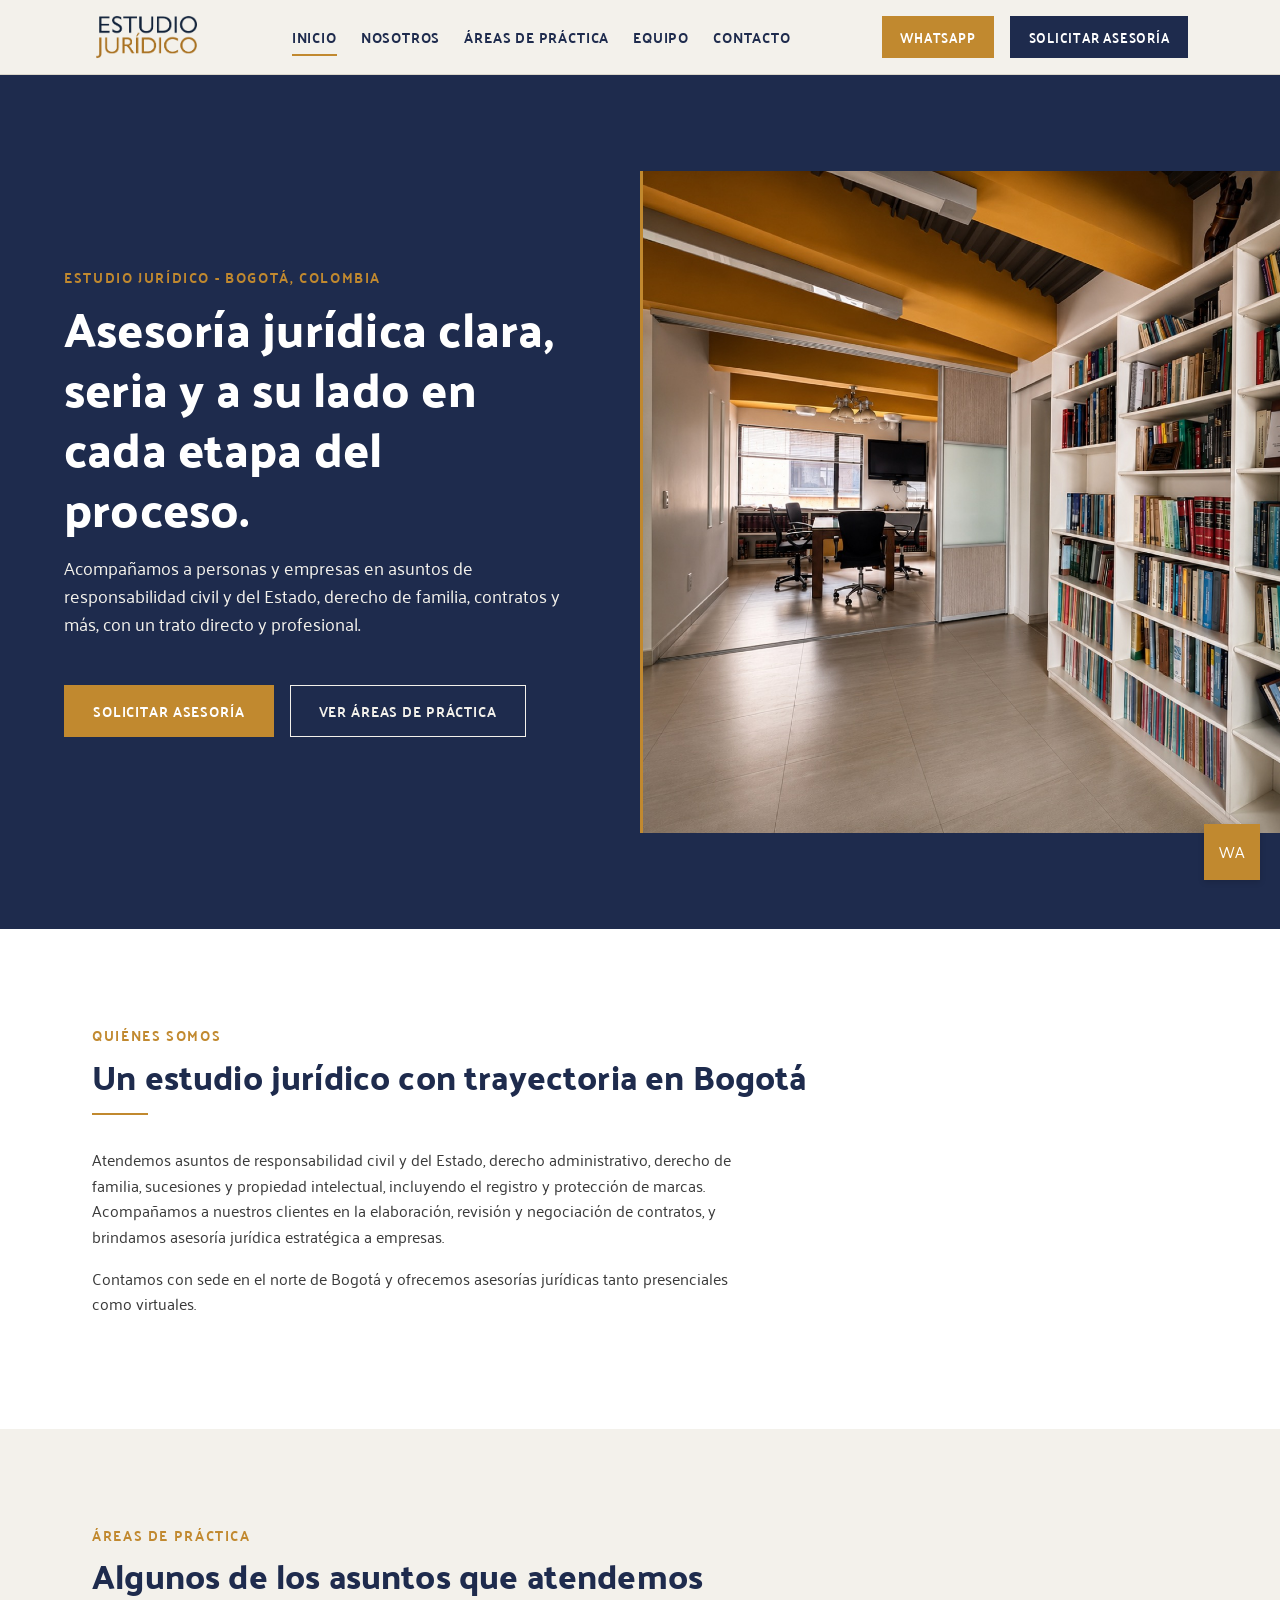
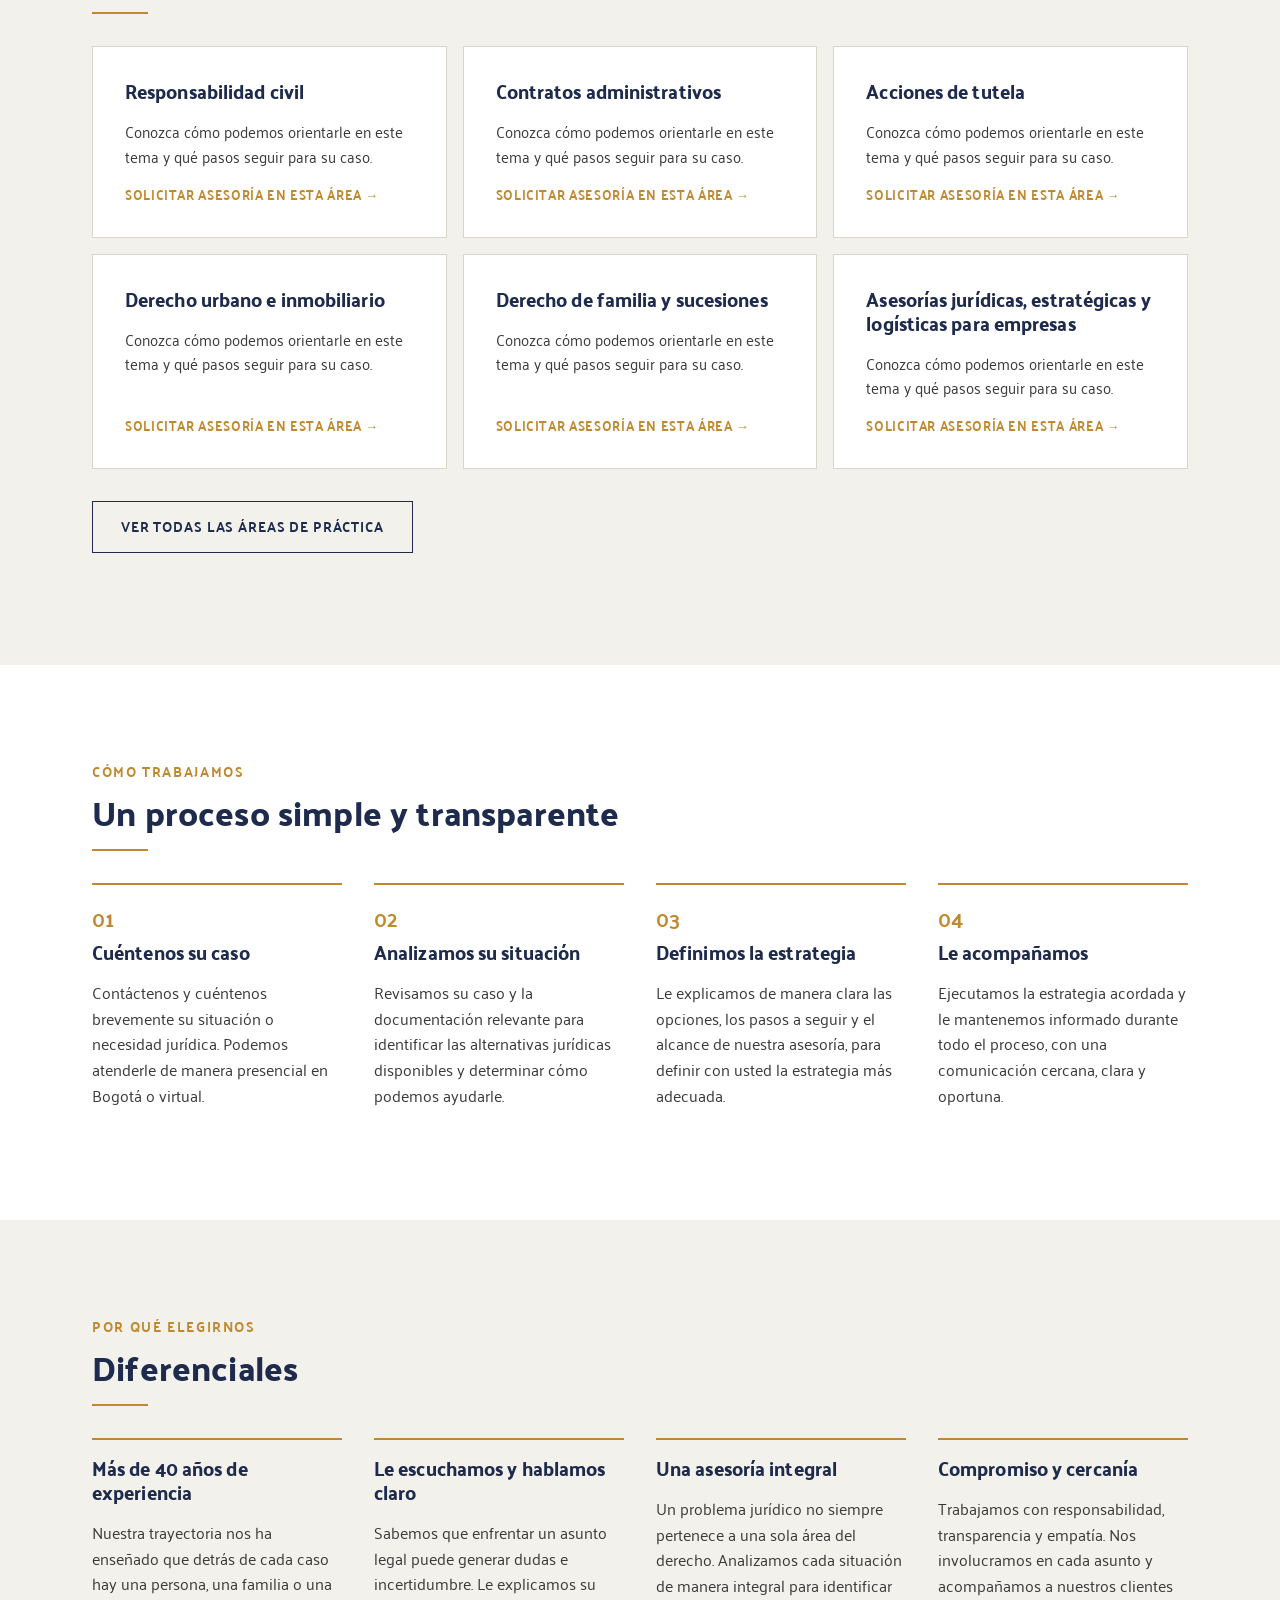
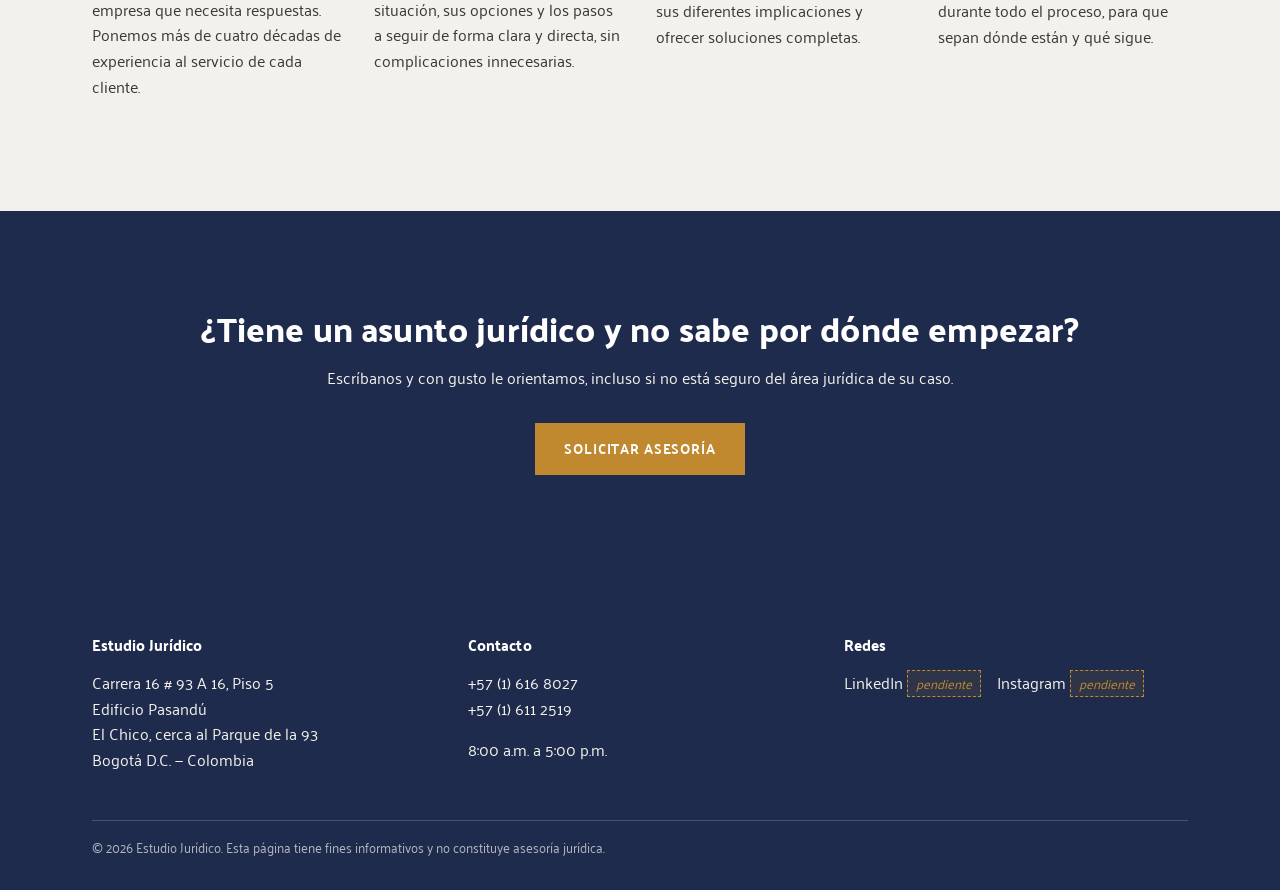
<file: index.html>
<!doctype html>
<html lang="es">
<head>
<meta charset="UTF-8">
<meta name="viewport" content="width=device-width, initial-scale=1">
<title>Asesoría Jurídica en Colombia | Estudio Jurídico</title>
<meta name="description" content="Estudio Jurídico: asesoría jurídica seria y cercana en Bogotá. Daños y perjuicios, responsabilidad civil y del Estado, derecho de familia, contratos, tutelas y más.">
<link rel="icon" type="image/svg+xml" href="assets/img/favicon.svg">
<link rel="preconnect" href="https://fonts.googleapis.com">
<link rel="preconnect" href="https://fonts.gstatic.com" crossorigin>
<link href="https://fonts.googleapis.com/css2?family=Palanquin:wght@400;500;700&family=Palanquin+Dark:wght@400;500;700&display=swap" rel="stylesheet">
<link rel="stylesheet" href="css/styles.css">
</head>
<body>

<header id="site-header" class="site-header"></header>

<main>

  <section class="hero">
    <div class="hero-inner">
      <div class="hero-texto">
        <span class="eyebrow">Estudio Jurídico - Bogotá, Colombia</span>
        <h1>Asesoría jurídica clara, seria y a su lado en cada etapa del proceso.</h1>
        <p>Acompañamos a personas y empresas en asuntos de responsabilidad civil y del Estado, derecho de familia, contratos y más, con un trato directo y profesional.</p>
        <div class="hero-acciones">
          <a class="btn btn-ocre" href="contacto.html">Solicitar asesoría</a>
          <a class="btn btn-secundario" style="border-color:var(--marfil); color:var(--marfil);" href="areas-de-practica.html">Ver áreas de práctica</a>
        </div>
      </div>
      <div class="hero-media">
        <img src="assets/img/oficina.jpg" alt="Biblioteca jurídica y sala de reuniones del Estudio Jurídico en su sede del norte de Bogotá">
      </div>
    </div>
  </section>

  <section class="section-blanco">
    <div class="container">
      <span class="eyebrow">Quiénes somos</span>
      <h2>Un estudio jurídico con trayectoria en Bogotá</h2>
      <hr class="rule">
      <p>Atendemos asuntos de responsabilidad civil y del Estado, derecho administrativo, derecho de familia, sucesiones y propiedad intelectual, incluyendo el registro y protección de marcas. Acompañamos a nuestros clientes en la elaboración, revisión y negociación de contratos, y brindamos asesoría jurídica estratégica a empresas.</p>
      <p>Contamos con sede en el norte de Bogotá y ofrecemos asesorías jurídicas tanto presenciales como virtuales.</p>
    </div>
  </section>

  <section class="section-marfil">
    <div class="container">
      <span class="eyebrow">Áreas de práctica</span>
      <h2>Algunos de los asuntos que atendemos</h2>
      <hr class="rule">
      <div class="grid-areas" id="areas-destacadas-grid"></div>
      <p class="mt-md"><a class="btn btn-secundario" href="areas-de-practica.html">Ver todas las áreas de práctica</a></p>
    </div>
  </section>

  <section class="section-blanco">
    <div class="container">
      <span class="eyebrow">Cómo trabajamos</span>
      <h2>Un proceso simple y transparente</h2>
      <hr class="rule">
      <div class="pasos">
        <div class="paso">
          <span class="paso-numero">01</span>
          <h3>Cuéntenos su caso</h3>
          <p>Contáctenos y cuéntenos brevemente su situación o necesidad jurídica. Podemos atenderle de manera presencial en Bogotá o virtual.</p>
        </div>
        <div class="paso">
          <span class="paso-numero">02</span>
          <h3>Analizamos su situación</h3>
          <p>Revisamos su caso y la documentación relevante para identificar las alternativas jurídicas disponibles y determinar cómo podemos ayudarle.</p>
        </div>
        <div class="paso">
          <span class="paso-numero">03</span>
          <h3>Definimos la estrategia</h3>
          <p>Le explicamos de manera clara las opciones, los pasos a seguir y el alcance de nuestra asesoría, para definir con usted la estrategia más adecuada.</p>
        </div>
        <div class="paso">
          <span class="paso-numero">04</span>
          <h3>Le acompañamos</h3>
          <p>Ejecutamos la estrategia acordada y le mantenemos informado durante todo el proceso, con una comunicación cercana, clara y oportuna.</p>
        </div>
      </div>
    </div>
  </section>

  <section class="section-marfil">
    <div class="container">
      <span class="eyebrow">Por qué elegirnos</span>
      <h2>Diferenciales</h2>
      <hr class="rule">
      <div class="pasos">
        <div class="paso">
          <h3>Más de 40 años de experiencia</h3>
          <p>Nuestra trayectoria nos ha enseñado que detrás de cada caso hay una persona, una familia o una empresa que necesita respuestas. Ponemos más de cuatro décadas de experiencia al servicio de cada cliente.</p>
        </div>
        <div class="paso">
          <h3>Le escuchamos y hablamos claro</h3>
          <p>Sabemos que enfrentar un asunto legal puede generar dudas e incertidumbre. Le explicamos su situación, sus opciones y los pasos a seguir de forma clara y directa, sin complicaciones innecesarias.</p>
        </div>
        <div class="paso">
          <h3>Una asesoría integral</h3>
          <p>Un problema jurídico no siempre pertenece a una sola área del derecho. Analizamos cada situación de manera integral para identificar sus diferentes implicaciones y ofrecer soluciones completas.</p>
        </div>
        <div class="paso">
          <h3>Compromiso y cercanía</h3>
          <p>Trabajamos con responsabilidad, transparencia y empatía. Nos involucramos en cada asunto y acompañamos a nuestros clientes durante todo el proceso, para que sepan dónde están y qué sigue.</p>
        </div>
      </div>
    </div>
  </section>

  <section class="section-navy utilidad-centro">
    <div class="container">
      <h2>¿Tiene un asunto jurídico y no sabe por dónde empezar?</h2>
      <p style="margin:0 auto var(--space-md);">Escríbanos y con gusto le orientamos, incluso si no está seguro del área jurídica de su caso.</p>
      <a class="btn btn-ocre" href="contacto.html">Solicitar asesoría</a>
    </div>
  </section>

</main>

<footer id="site-footer" class="site-footer"></footer>
<div id="whatsapp-flotante"></div>

<script src="js/data/site.js"></script>
<script src="js/data/areas.js"></script>
<script src="js/data/equipo.js"></script>
<script src="js/data/contacto.js"></script>
<script src="js/main.js"></script>
</body>
</html>
</file>
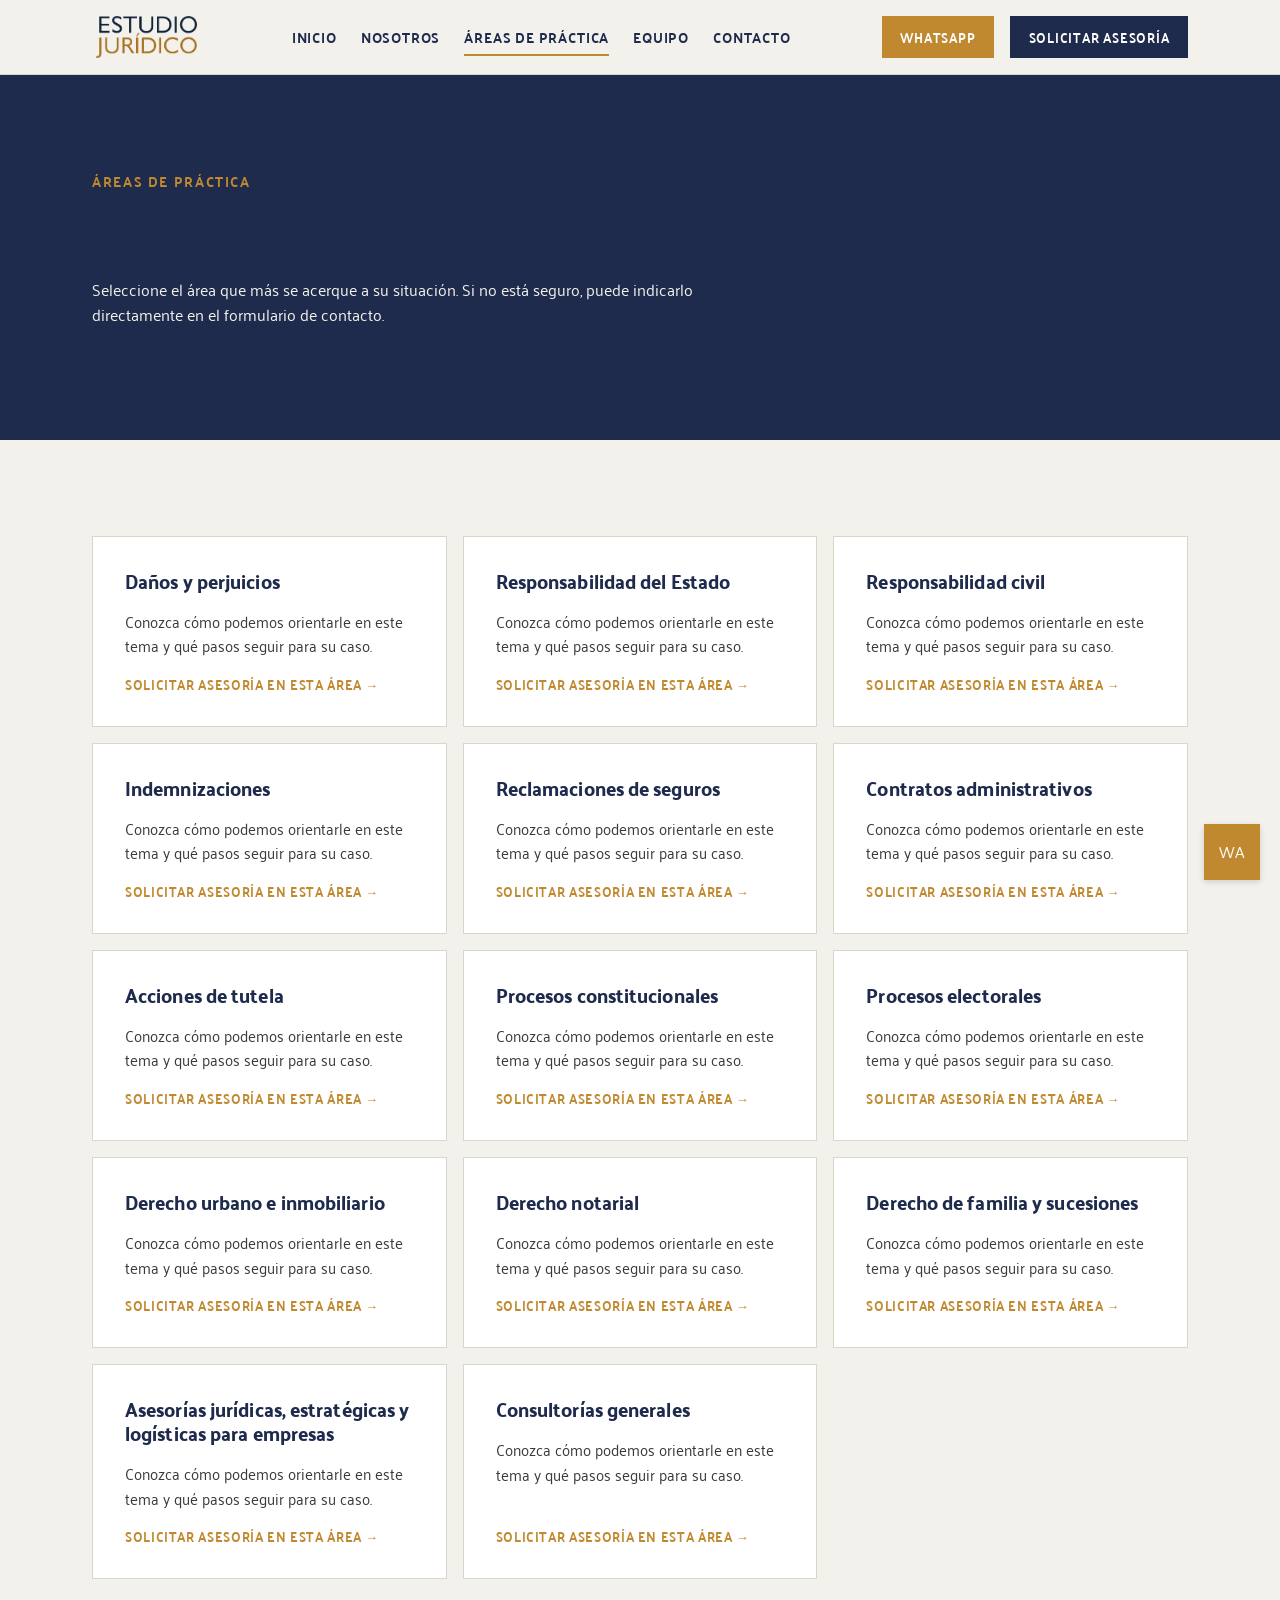
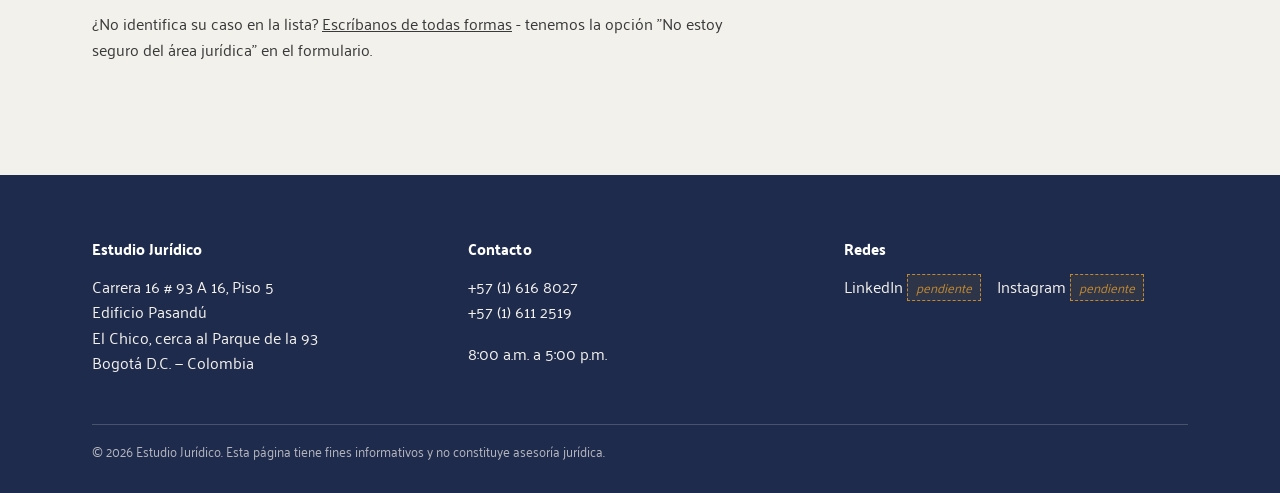
<file: areas-de-practica.html>
<!doctype html>
<html lang="es">
<head>
<meta charset="UTF-8">
<meta name="viewport" content="width=device-width, initial-scale=1">
<title>Áreas de práctica - Estudio Jurídico</title>
<meta name="description" content="Áreas de práctica de Estudio Jurídico: responsabilidad civil y del Estado, contratos administrativos, tutelas, derecho de familia, derecho notarial y más.">
<link rel="icon" type="image/svg+xml" href="assets/img/favicon.svg">
<link rel="preconnect" href="https://fonts.googleapis.com">
<link rel="preconnect" href="https://fonts.gstatic.com" crossorigin>
<link href="https://fonts.googleapis.com/css2?family=Palanquin:wght@400;500;700&family=Palanquin+Dark:wght@400;500;700&display=swap" rel="stylesheet">
<link rel="stylesheet" href="css/styles.css">
</head>
<body>

<header id="site-header" class="site-header"></header>

<main>

  <section class="hero">
    <div class="container">
      <span class="eyebrow">Áreas de práctica</span>
      <h1>En qué le podemos ayudar</h1>
      <p>Seleccione el área que más se acerque a su situación. Si no está seguro, puede indicarlo directamente en el formulario de contacto.</p>
    </div>
  </section>

  <section class="section-marfil">
    <div class="container">
      <div class="grid-areas" id="areas-grid"></div>
      <p class="mt-md">¿No identifica su caso en la lista? <a href="contacto.html">Escríbanos de todas formas</a> - tenemos la opción "No estoy seguro del área jurídica" en el formulario.</p>
    </div>
  </section>

</main>

<footer id="site-footer" class="site-footer"></footer>
<div id="whatsapp-flotante"></div>

<script src="js/data/site.js"></script>
<script src="js/data/areas.js"></script>
<script src="js/data/equipo.js"></script>
<script src="js/data/contacto.js"></script>
<script src="js/main.js"></script>
</body>
</html>
</file>
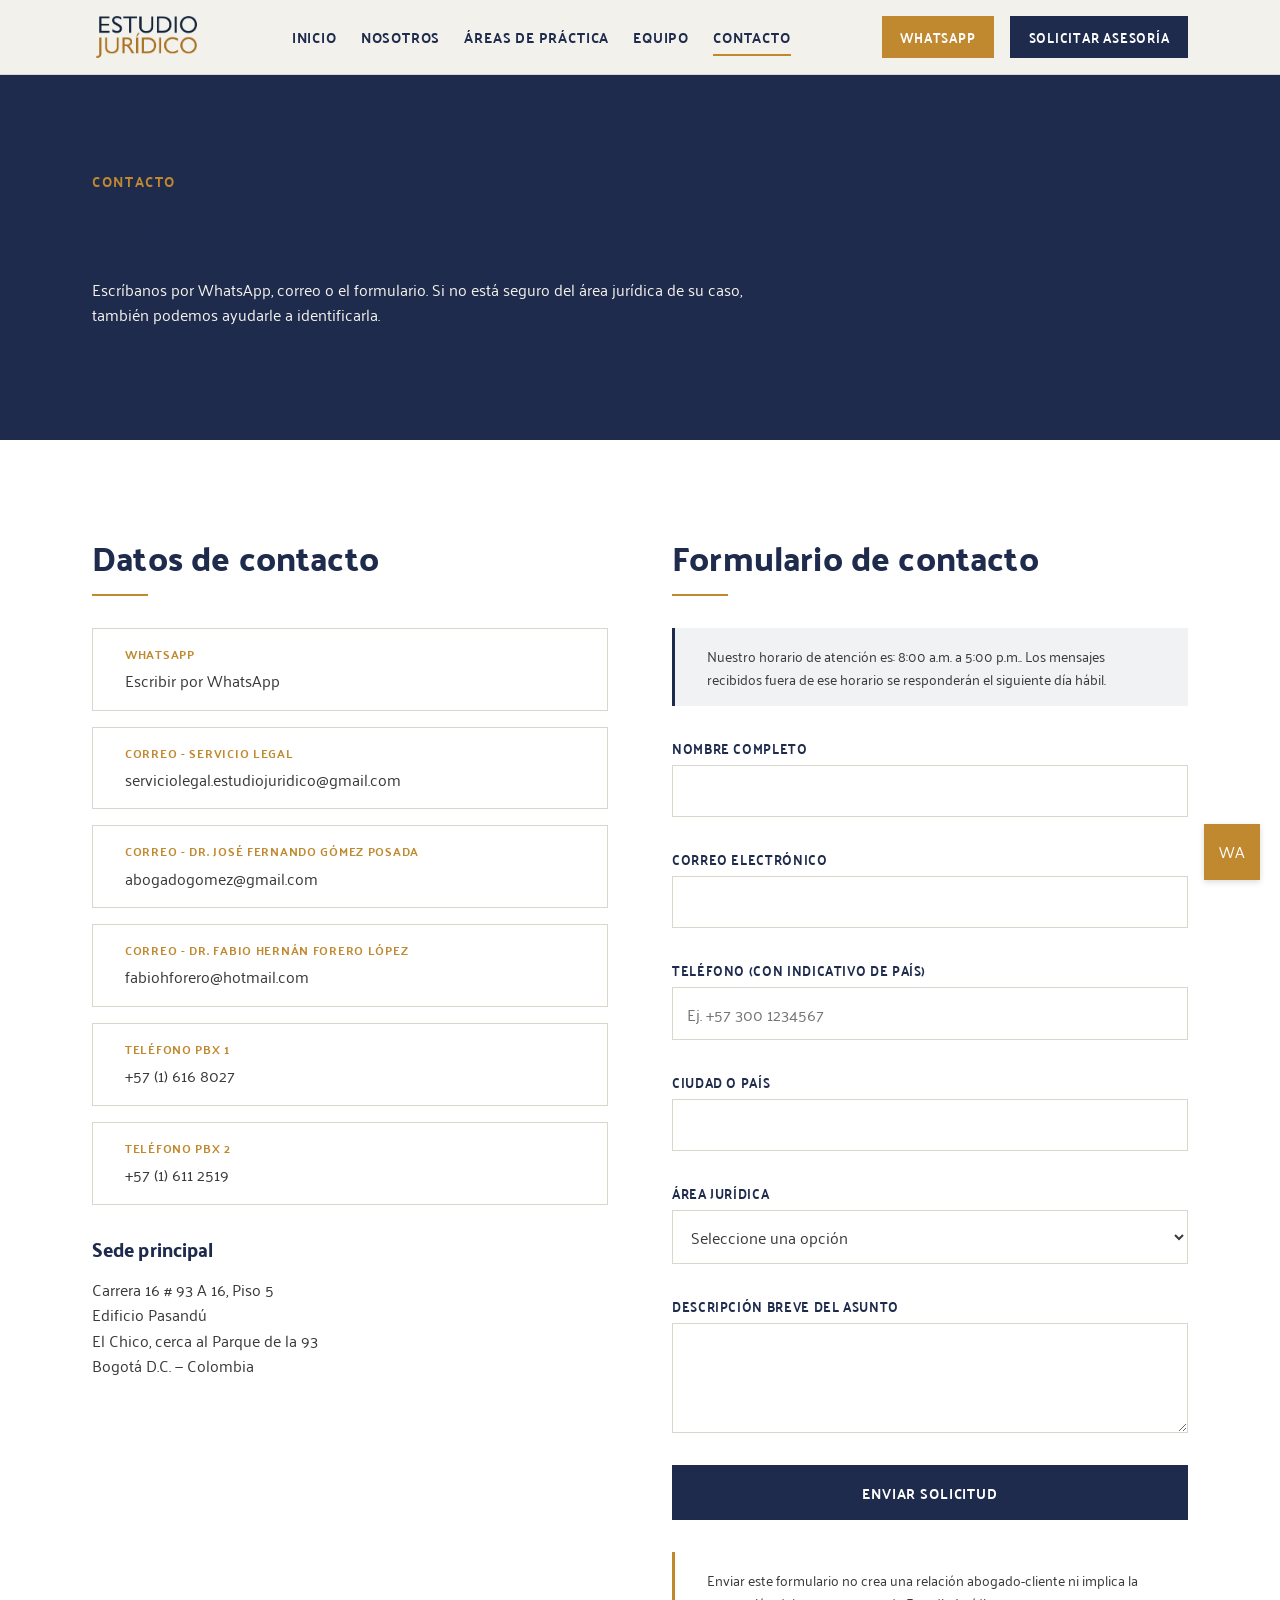
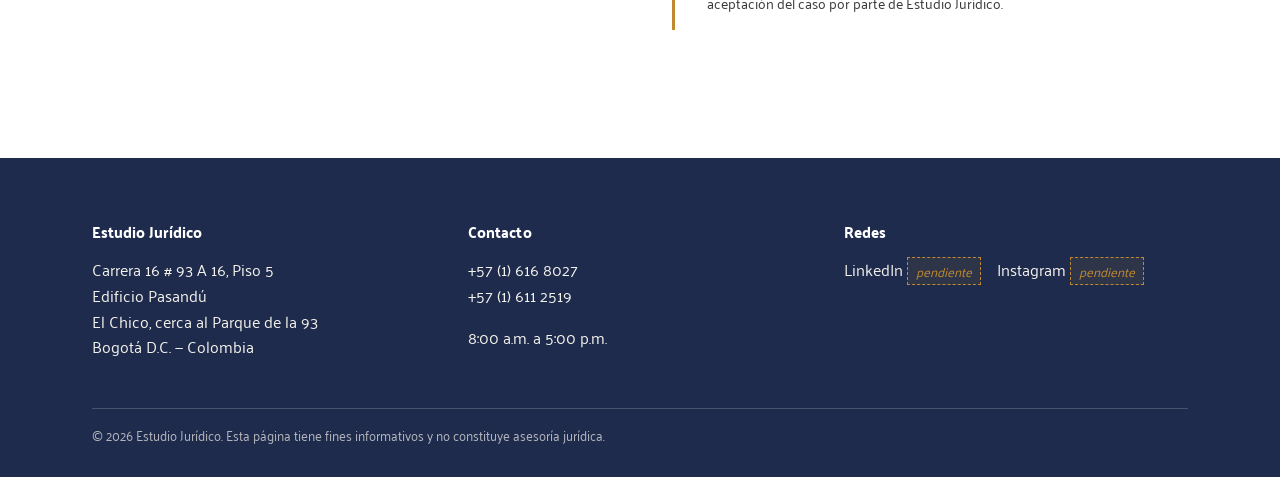
<file: contacto.html>
<!doctype html>
<html lang="es">
<head>
<meta charset="UTF-8">
<meta name="viewport" content="width=device-width, initial-scale=1">
<title>Contacto - Estudio Jurídico</title>
<meta name="description" content="Solicite asesoría jurídica con Estudio Jurídico: WhatsApp, correo, teléfono o formulario de contacto.">
<link rel="icon" type="image/svg+xml" href="assets/img/favicon.svg">
<link rel="preconnect" href="https://fonts.googleapis.com">
<link rel="preconnect" href="https://fonts.gstatic.com" crossorigin>
<link href="https://fonts.googleapis.com/css2?family=Palanquin:wght@400;500;700&family=Palanquin+Dark:wght@400;500;700&display=swap" rel="stylesheet">
<link rel="stylesheet" href="css/styles.css">
</head>
<body>

<header id="site-header" class="site-header"></header>

<main>

  <section class="hero">
    <div class="container">
      <span class="eyebrow">Contacto</span>
      <h1>Solicite asesoría jurídica</h1>
      <p>Escríbanos por WhatsApp, correo o el formulario. Si no está seguro del área jurídica de su caso, también podemos ayudarle a identificarla.</p>
    </div>
  </section>

  <section class="section-blanco">
    <div class="container">
      <div class="contacto-grid">

        <div>
          <h2>Datos de contacto</h2>
          <hr class="rule">
          <ul class="contacto-directo-lista" id="contacto-directo-lista"></ul>

          <h3>Sede principal</h3>
          <p id="contacto-direccion"></p>
        </div>

        <div>
          <h2>Formulario de contacto</h2>
          <hr class="rule">

          <div class="aviso-horario">
            <span id="aviso-horario-texto"></span>
          </div>

          <form id="form-contacto" novalidate>

            <div class="form-campo">
              <label for="campo-nombre">Nombre completo</label>
              <input type="text" id="campo-nombre" name="nombre" required autocomplete="name">
              <span class="form-error">Por favor escriba su nombre.</span>
            </div>

            <div class="form-campo">
              <label for="campo-email">Correo electrónico</label>
              <input type="email" id="campo-email" name="email" required autocomplete="email">
              <span class="form-error">Escriba un correo electrónico válido.</span>
            </div>

            <div class="form-campo">
              <label for="campo-telefono">Teléfono (con indicativo de país)</label>
              <input type="tel" id="campo-telefono" name="telefono" placeholder="Ej. +57 300 1234567" required autocomplete="tel">
              <span class="form-error">Escriba un número de teléfono válido, con indicativo de país.</span>
            </div>

            <div class="form-campo">
              <label for="campo-ciudad">Ciudad o país</label>
              <input type="text" id="campo-ciudad" name="ciudad" required autocomplete="address-level2">
              <span class="form-error">Indique su ciudad o país.</span>
            </div>

            <div class="form-campo">
              <label for="campo-area">Área jurídica</label>
              <select id="campo-area" name="area" required>
                <option value="" disabled selected>Seleccione una opción</option>
              </select>
              <span class="form-error">Seleccione un área o "No estoy seguro del área jurídica".</span>
            </div>

            <div class="form-campo">
              <label for="campo-descripcion">Descripción breve del asunto</label>
              <textarea id="campo-descripcion" name="descripcion" required></textarea>
              <span class="form-error">Cuéntenos brevemente su situación.</span>
            </div>

            <button type="submit" class="btn btn-primario btn-block">Enviar solicitud</button>

            <div class="aviso-legal mt-md">
              Enviar este formulario no crea una relación abogado-cliente ni implica la aceptación del caso por parte de Estudio Jurídico.
            </div>

            <div class="form-mensaje" id="form-mensaje"></div>
          </form>
        </div>

      </div>
    </div>
  </section>

</main>

<footer id="site-footer" class="site-footer"></footer>
<div id="whatsapp-flotante"></div>

<script src="js/data/site.js"></script>
<script src="js/data/areas.js"></script>
<script src="js/data/equipo.js"></script>
<script src="js/data/contacto.js"></script>
<script src="js/main.js"></script>
<script>
  document.addEventListener("DOMContentLoaded", function () {
    document.getElementById("contacto-direccion").innerHTML = CONTACTO.direccion.lineas.map(escapeHtml).join("<br>");

    const lista = document.getElementById("contacto-directo-lista");
    let html = "";

    html += '<li class="contacto-directo-item"><span class="label">WhatsApp</span>' +
      renderWhatsappBoton("", "Escribir por WhatsApp") + "</li>";

    CONTACTO.correos.forEach(function (c) {
      html += '<li class="contacto-directo-item"><span class="label">Correo - ' + escapeHtml(c.nombre) + '</span>' +
        '<a href="mailto:' + escapeHtml(c.correo) + '">' + escapeHtml(c.correo) + "</a></li>";
    });

    CONTACTO.telefonosPBX.forEach(function (t, i) {
      html += '<li class="contacto-directo-item"><span class="label">Teléfono PBX ' + (i + 1) + '</span>' +
        '<a href="tel:' + t.replace(/[^+\d]/g, "") + '">' + escapeHtml(t) + "</a></li>";
    });

    lista.innerHTML = html;
  });
</script>
</body>
</html>
</file>
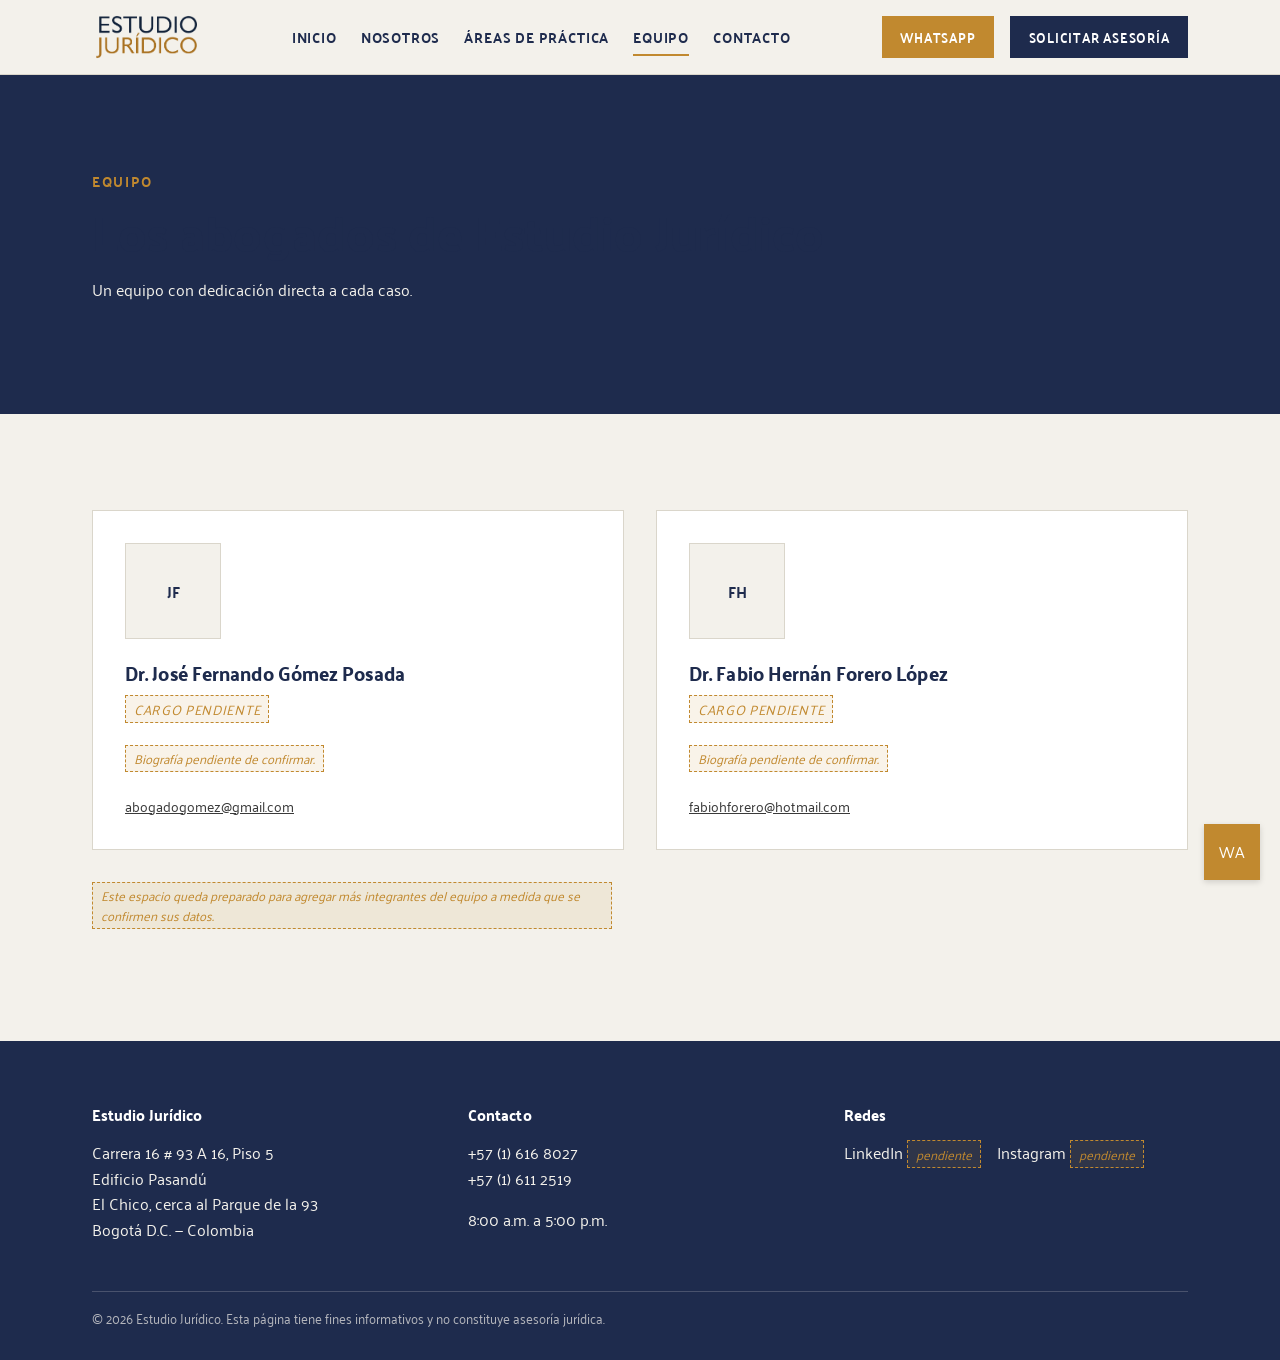
<file: equipo.html>
<!doctype html>
<html lang="es">
<head>
<meta charset="UTF-8">
<meta name="viewport" content="width=device-width, initial-scale=1">
<title>Equipo - Estudio Jurídico</title>
<meta name="description" content="Conozca a los abogados de Estudio Jurídico en Bogotá.">
<link rel="icon" type="image/svg+xml" href="assets/img/favicon.svg">
<link rel="preconnect" href="https://fonts.googleapis.com">
<link rel="preconnect" href="https://fonts.gstatic.com" crossorigin>
<link href="https://fonts.googleapis.com/css2?family=Palanquin:wght@400;500;700&family=Palanquin+Dark:wght@400;500;700&display=swap" rel="stylesheet">
<link rel="stylesheet" href="css/styles.css">
</head>
<body>

<header id="site-header" class="site-header"></header>

<main>

  <section class="hero">
    <div class="container">
      <span class="eyebrow">Equipo</span>
      <h1>Los abogados de Estudio Jurídico</h1>
      <p>Un equipo con dedicación directa a cada caso.</p>
    </div>
  </section>

  <section class="section-marfil">
    <div class="container">
      <div class="grid-equipo" id="equipo-grid"></div>
      <p class="mt-md pendiente">Este espacio queda preparado para agregar más integrantes del equipo a medida que se confirmen sus datos.</p>
    </div>
  </section>

</main>

<footer id="site-footer" class="site-footer"></footer>
<div id="whatsapp-flotante"></div>

<script src="js/data/site.js"></script>
<script src="js/data/areas.js"></script>
<script src="js/data/equipo.js"></script>
<script src="js/data/contacto.js"></script>
<script src="js/main.js"></script>
</body>
</html>
</file>
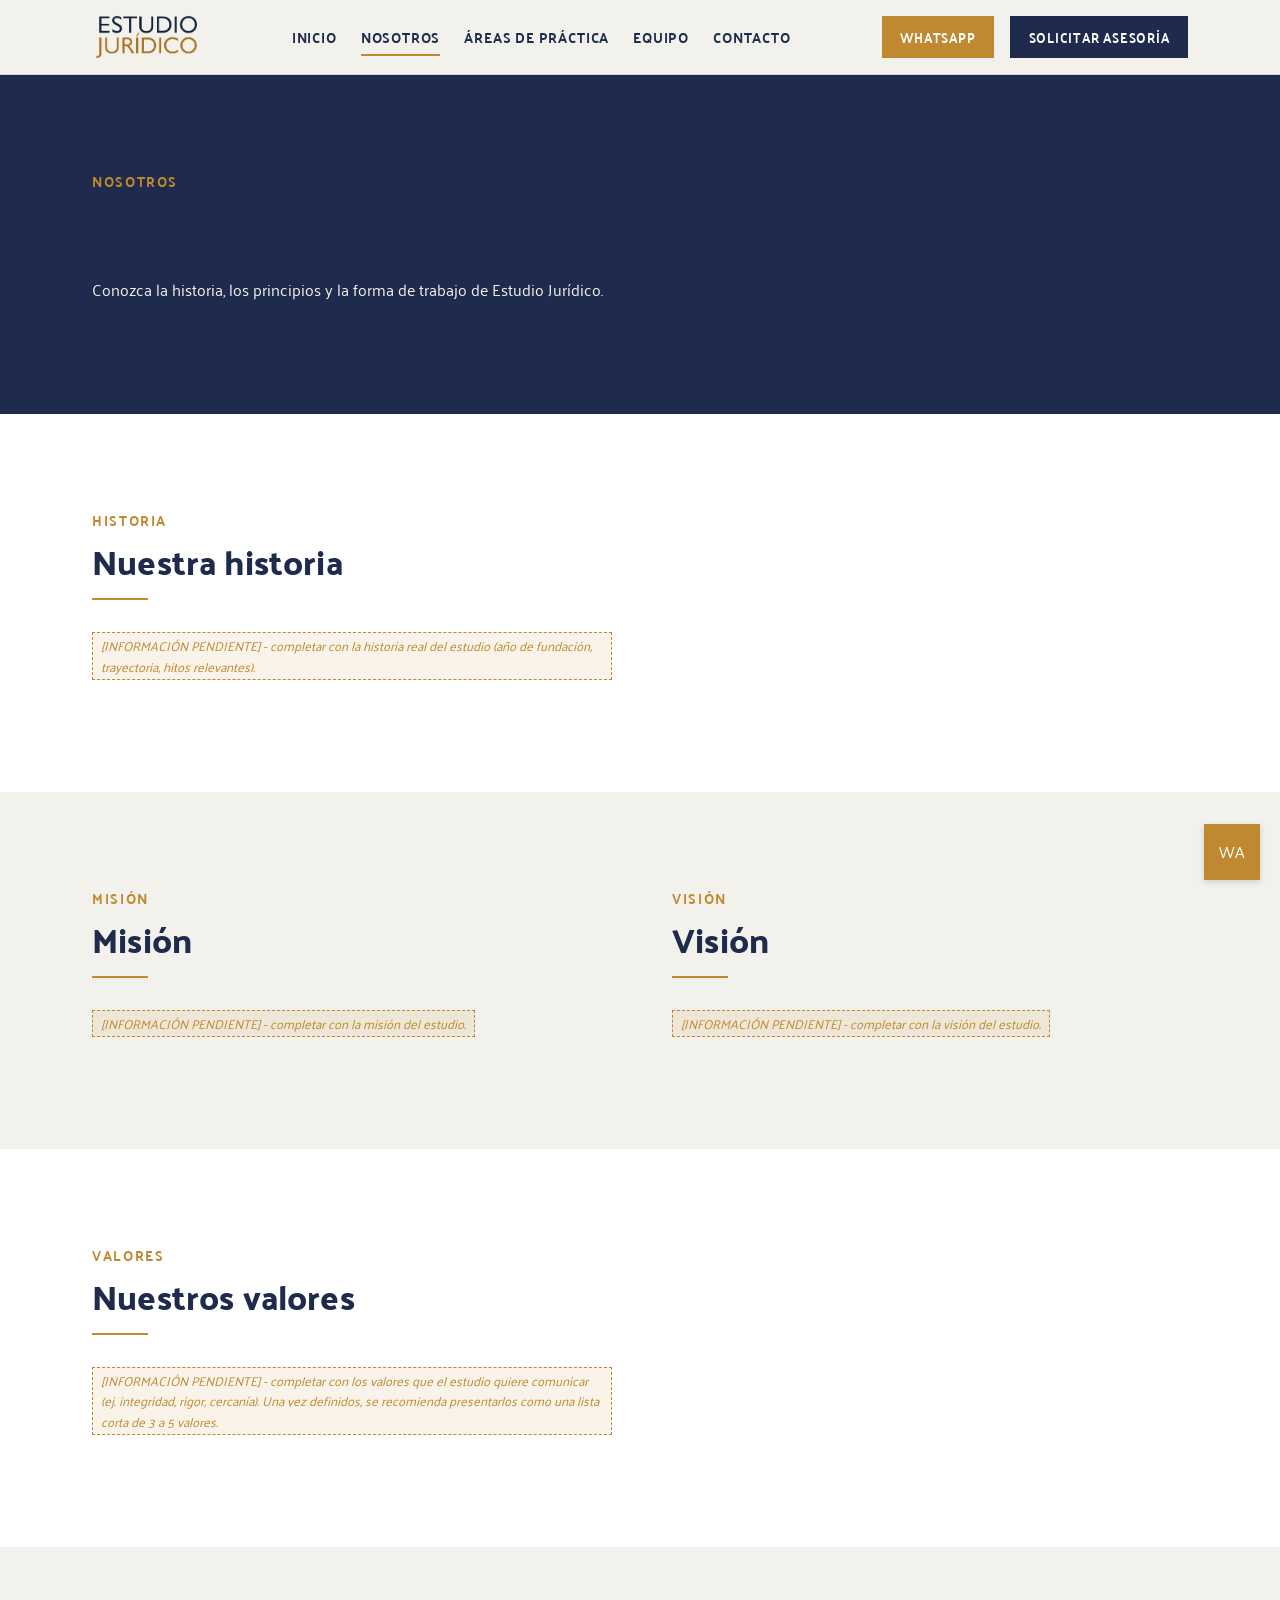
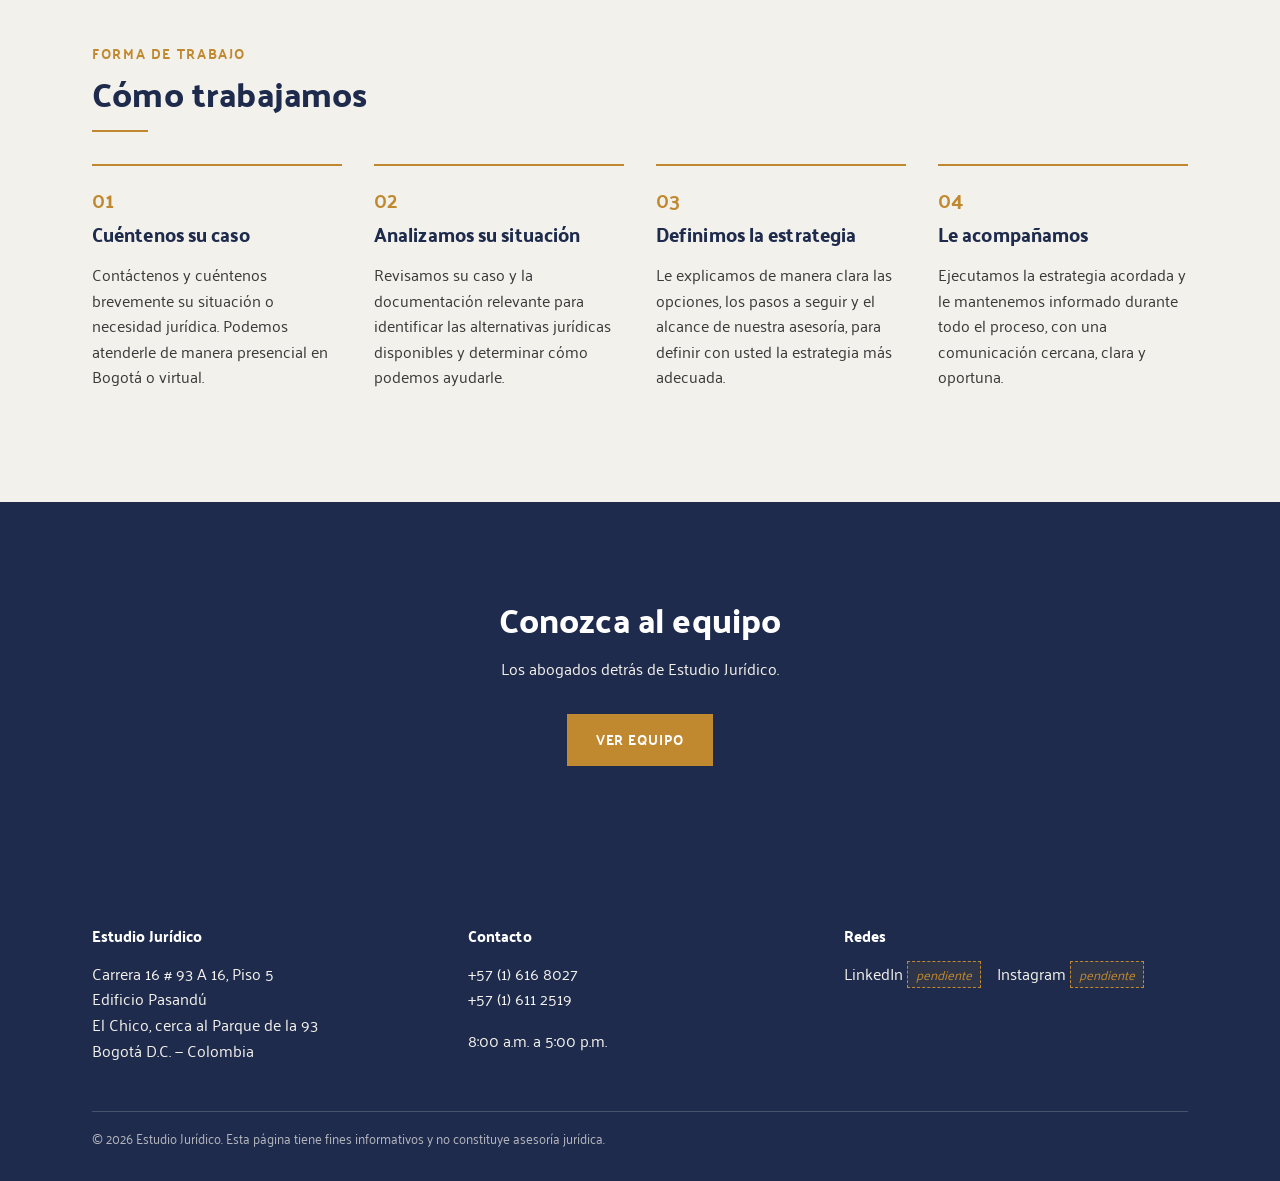
<file: nosotros.html>
<!doctype html>
<html lang="es">
<head>
<meta charset="UTF-8">
<meta name="viewport" content="width=device-width, initial-scale=1">
<title>Nosotros - Estudio Jurídico</title>
<meta name="description" content="Historia, misión, visión, valores y forma de trabajo de Estudio Jurídico en Bogotá.">
<link rel="icon" type="image/svg+xml" href="assets/img/favicon.svg">
<link rel="preconnect" href="https://fonts.googleapis.com">
<link rel="preconnect" href="https://fonts.gstatic.com" crossorigin>
<link href="https://fonts.googleapis.com/css2?family=Palanquin:wght@400;500;700&family=Palanquin+Dark:wght@400;500;700&display=swap" rel="stylesheet">
<link rel="stylesheet" href="css/styles.css">
</head>
<body>

<header id="site-header" class="site-header"></header>

<main>

  <section class="hero">
    <div class="container">
      <span class="eyebrow">Nosotros</span>
      <h1>Quiénes somos</h1>
      <p>Conozca la historia, los principios y la forma de trabajo de Estudio Jurídico.</p>
    </div>
  </section>

  <section class="section-blanco">
    <div class="container">
      <span class="eyebrow">Historia</span>
      <h2>Nuestra historia</h2>
      <hr class="rule">
      <p class="pendiente">[INFORMACIÓN PENDIENTE] - completar con la historia real del estudio (año de fundación, trayectoria, hitos relevantes).</p>
    </div>
  </section>

  <section class="section-marfil">
    <div class="container">
      <div class="contacto-grid">
        <div>
          <span class="eyebrow">Misión</span>
          <h2>Misión</h2>
          <hr class="rule">
          <p class="pendiente">[INFORMACIÓN PENDIENTE] - completar con la misión del estudio.</p>
        </div>
        <div>
          <span class="eyebrow">Visión</span>
          <h2>Visión</h2>
          <hr class="rule">
          <p class="pendiente">[INFORMACIÓN PENDIENTE] - completar con la visión del estudio.</p>
        </div>
      </div>
    </div>
  </section>

  <section class="section-blanco">
    <div class="container">
      <span class="eyebrow">Valores</span>
      <h2>Nuestros valores</h2>
      <hr class="rule">
      <p class="pendiente">[INFORMACIÓN PENDIENTE] - completar con los valores que el estudio quiere comunicar (ej. integridad, rigor, cercanía). Una vez definidos, se recomienda presentarlos como una lista corta de 3 a 5 valores.</p>
    </div>
  </section>

  <section class="section-marfil">
    <div class="container">
      <span class="eyebrow">Forma de trabajo</span>
      <h2>Cómo trabajamos</h2>
      <hr class="rule">
      <div class="pasos">
        <div class="paso">
          <span class="paso-numero">01</span>
          <h3>Cuéntenos su caso</h3>
          <p>Contáctenos y cuéntenos brevemente su situación o necesidad jurídica. Podemos atenderle de manera presencial en Bogotá o virtual.</p>
        </div>
        <div class="paso">
          <span class="paso-numero">02</span>
          <h3>Analizamos su situación</h3>
          <p>Revisamos su caso y la documentación relevante para identificar las alternativas jurídicas disponibles y determinar cómo podemos ayudarle.</p>
        </div>
        <div class="paso">
          <span class="paso-numero">03</span>
          <h3>Definimos la estrategia</h3>
          <p>Le explicamos de manera clara las opciones, los pasos a seguir y el alcance de nuestra asesoría, para definir con usted la estrategia más adecuada.</p>
        </div>
        <div class="paso">
          <span class="paso-numero">04</span>
          <h3>Le acompañamos</h3>
          <p>Ejecutamos la estrategia acordada y le mantenemos informado durante todo el proceso, con una comunicación cercana, clara y oportuna.</p>
        </div>
      </div>
    </div>
  </section>

  <section class="section-navy utilidad-centro">
    <div class="container">
      <h2>Conozca al equipo</h2>
      <p style="margin:0 auto var(--space-md);">Los abogados detrás de Estudio Jurídico.</p>
      <a class="btn btn-ocre" href="equipo.html">Ver equipo</a>
    </div>
  </section>

</main>

<footer id="site-footer" class="site-footer"></footer>
<div id="whatsapp-flotante"></div>

<script src="js/data/site.js"></script>
<script src="js/data/areas.js"></script>
<script src="js/data/equipo.js"></script>
<script src="js/data/contacto.js"></script>
<script src="js/main.js"></script>
</body>
</html>
</file>
<file: css/styles.css>
/* Estudio Jurídico — sistema de estilos v1 */

:root {
  --navy: #1E2B4D;
  --ocre: #C1892F;
  --marfil: #F3F1EB;
  --blanco: #FFFFFF;
  --gris-texto: #3A3A3A;
  --gris-borde: #DAD6CB;

  --fuente-titulos: 'Palanquin Dark', 'Palanquin', 'Segoe UI', sans-serif;
  --fuente-cuerpo: 'Palanquin', 'Segoe UI', sans-serif;

  --max-width: 1160px;
  --space-xs: 0.5rem;
  --space-sm: 1rem;
  --space-md: 2rem;
  --space-lg: 4rem;
  --space-xl: 6rem;
}

* {
  box-sizing: border-box;
}

html {
  scroll-behavior: smooth;
}

body {
  margin: 0;
  background: var(--marfil);
  color: var(--gris-texto);
  font-family: var(--fuente-cuerpo);
  font-size: 1rem;
  line-height: 1.6;
  -webkit-font-smoothing: antialiased;
}

img {
  max-width: 100%;
  display: block;
}

a {
  color: inherit;
}

h1, h2, h3, h4 {
  font-family: var(--fuente-titulos);
  font-weight: 500;
  color: var(--navy);
  letter-spacing: 0.005em;
  line-height: 1.25;
  margin: 0 0 var(--space-sm);
}

h1 { font-size: clamp(1.9rem, 4vw, 3rem); }
h2 { font-size: clamp(1.5rem, 3vw, 2.1rem); }
h3 { font-size: 1.2rem; letter-spacing: 0.005em; }

p {
  margin: 0 0 var(--space-sm);
  max-width: 65ch;
}

.container {
  max-width: var(--max-width);
  margin: 0 auto;
  padding: 0 var(--space-md);
}

section {
  padding: var(--space-xl) 0;
}

.section-marfil { background: var(--marfil); }
.section-blanco { background: var(--blanco); }
.section-navy {
  background: var(--navy);
  color: var(--marfil);
}
.section-navy h1, .section-navy h2, .section-navy h3 {
  color: var(--blanco);
}

.eyebrow {
  font-family: var(--fuente-titulos);
  text-transform: uppercase;
  letter-spacing: 0.12em;
  color: var(--ocre);
  font-size: 0.85rem;
  margin: 0 0 var(--space-xs);
  display: block;
}

.rule {
  width: 56px;
  height: 2px;
  background: var(--ocre);
  border: none;
  margin: var(--space-sm) 0 var(--space-md);
}

/* Botones */

.btn {
  display: inline-flex;
  align-items: center;
  justify-content: center;
  gap: 0.5rem;
  padding: 0.85rem 1.75rem;
  font-family: var(--fuente-titulos);
  text-transform: uppercase;
  letter-spacing: 0.06em;
  font-size: 0.9rem;
  text-decoration: none;
  border: 1px solid transparent;
  cursor: pointer;
  transition: background-color 0.15s ease, color 0.15s ease, border-color 0.15s ease;
}

.btn-primario {
  background: var(--navy);
  color: var(--blanco);
  border-color: var(--navy);
}
.btn-primario:hover { background: #16203a; }

.btn-secundario {
  background: transparent;
  color: var(--navy);
  border-color: var(--navy);
}
.btn-secundario:hover { background: var(--navy); color: var(--blanco); }

.btn-ocre {
  background: var(--ocre);
  color: var(--blanco);
  border-color: var(--ocre);
}
.btn-ocre:hover { background: #a8741f; }

.btn-whatsapp {
  background: var(--ocre);
  color: var(--blanco);
  border-color: var(--ocre);
}
.btn-whatsapp:hover { background: #a8741f; }

.btn[aria-disabled="true"] {
  opacity: 0.5;
  cursor: not-allowed;
  pointer-events: none;
}

.btn-block { width: 100%; }

.btn-compacto {
  padding: 0.6rem 1.1rem;
  font-size: 0.8rem;
}

/* Header */

.site-header {
  position: sticky;
  top: 0;
  z-index: 50;
  background: var(--marfil);
  border-bottom: 1px solid var(--gris-borde);
}

.site-header .container {
  display: flex;
  align-items: center;
  justify-content: space-between;
  padding-top: 0.75rem;
  padding-bottom: 0.75rem;
}

.site-header .logo-link {
  display: flex;
  align-items: center;
  flex-shrink: 0;
}

.site-header .logo-link img {
  height: 50px;
  width: auto;
}

.nav-desktop {
  display: none;
}

.nav-desktop ul {
  list-style: none;
  display: flex;
  gap: 1.5rem;
  margin: 0;
  padding: 0;
  white-space: nowrap;
}

.nav-desktop a {
  font-family: var(--fuente-titulos);
  text-transform: uppercase;
  font-size: 0.85rem;
  letter-spacing: 0.06em;
  text-decoration: none;
  color: var(--navy);
  padding-bottom: 4px;
  border-bottom: 2px solid transparent;
}

.nav-desktop a:hover,
.nav-desktop a[aria-current="page"] {
  border-bottom-color: var(--ocre);
}

.nav-actions {
  display: none;
  align-items: center;
  gap: var(--space-sm);
  flex-shrink: 0;
}

.nav-toggle {
  background: none;
  border: 1px solid var(--navy);
  padding: 0.5rem 0.7rem;
  cursor: pointer;
  line-height: 1;
}
.nav-toggle span,
.nav-toggle span::before,
.nav-toggle span::after {
  content: "";
  display: block;
  width: 20px;
  height: 2px;
  background: var(--navy);
  position: relative;
}
.nav-toggle span::before { top: -6px; }
.nav-toggle span::after { top: 4px; }

.nav-mobile {
  display: none;
  flex-direction: column;
  background: var(--marfil);
  border-top: 1px solid var(--gris-borde);
  border-bottom: 1px solid var(--gris-borde);
}
.nav-mobile.abierto { display: flex; }
.nav-mobile ul {
  list-style: none;
  margin: 0;
  padding: var(--space-sm) var(--space-md);
  display: flex;
  flex-direction: column;
  gap: var(--space-sm);
}
.nav-mobile a {
  font-family: var(--fuente-titulos);
  text-transform: uppercase;
  letter-spacing: 0.06em;
  text-decoration: none;
  color: var(--navy);
}

.nav-mobile a.btn-primario {
  color: var(--blanco);
}
.nav-mobile .nav-mobile-cta {
  padding: var(--space-sm) var(--space-md) var(--space-md);
}

@media (min-width: 900px) {
  .nav-desktop { display: block; }
  .nav-actions { display: flex; }
  .nav-toggle { display: none; }
  .nav-mobile { display: none !important; }
}

/* Hero — portada en dos columnas: texto sobre navy + foto real a plena calidad */

.hero {
  background: var(--navy);
  color: var(--marfil);
  overflow: hidden;
}

.hero-inner {
  display: grid;
  grid-template-columns: 1fr;
}

.hero-texto {
  padding: var(--space-xl) var(--space-md);
}

.hero-texto .eyebrow { color: var(--ocre); }
.hero-texto h1 { color: var(--blanco); }
.hero-texto p { color: var(--marfil); font-size: 1.1rem; max-width: 48ch; }

.hero-acciones {
  display: flex;
  flex-wrap: wrap;
  gap: var(--space-sm);
  margin-top: var(--space-md);
}

.hero-media {
  position: relative;
  min-height: 300px;
  border-top: 3px solid var(--ocre);
}

.hero-media img {
  position: absolute;
  inset: 0;
  width: 100%;
  height: 100%;
  object-fit: cover;
  object-position: 50% 55%;
}

@media (min-width: 960px) {
  .hero-inner {
    grid-template-columns: 1fr 1fr;
    align-items: stretch;
    min-height: 540px;
  }
  .hero-texto {
    display: flex;
    flex-direction: column;
    justify-content: center;
    padding: var(--space-xl) clamp(2rem, 5vw, 5rem);
  }
  .hero-media {
    border-top: none;
    border-left: 3px solid var(--ocre);
  }
}

/* Tarjetas de área */

.grid-areas {
  display: grid;
  grid-template-columns: 1fr;
  gap: var(--space-sm);
}

@media (min-width: 640px) {
  .grid-areas { grid-template-columns: repeat(2, 1fr); }
}
@media (min-width: 960px) {
  .grid-areas { grid-template-columns: repeat(3, 1fr); }
}

.tarjeta-area {
  background: var(--blanco);
  border: 1px solid var(--gris-borde);
  padding: var(--space-md);
  display: flex;
  flex-direction: column;
  gap: var(--space-sm);
  text-decoration: none;
  color: inherit;
}

.tarjeta-area h3 {
  margin: 0;
}

.tarjeta-area p {
  margin: 0;
  font-size: 0.95rem;
  color: var(--gris-texto);
}

.tarjeta-area .tarjeta-link {
  font-family: var(--fuente-titulos);
  text-transform: uppercase;
  font-size: 0.8rem;
  letter-spacing: 0.05em;
  color: var(--ocre);
  margin-top: auto;
}

/* Equipo */

.grid-equipo {
  display: grid;
  grid-template-columns: 1fr;
  gap: var(--space-md);
}

@media (min-width: 640px) {
  .grid-equipo { grid-template-columns: repeat(2, 1fr); }
}

.tarjeta-persona {
  background: var(--blanco);
  border: 1px solid var(--gris-borde);
  padding: var(--space-md);
  display: flex;
  flex-direction: column;
  gap: 0.35rem;
  align-items: flex-start;
}

.tarjeta-persona .foto-placeholder {
  width: 96px;
  height: 96px;
  background: var(--marfil);
  border: 1px solid var(--gris-borde);
  display: flex;
  align-items: center;
  justify-content: center;
  font-family: var(--fuente-titulos);
  color: var(--navy);
  margin-bottom: var(--space-sm);
}

.tarjeta-persona h3 {
  margin-bottom: 0.25rem;
}

.tarjeta-persona .cargo {
  font-size: 0.85rem;
  color: var(--ocre);
  text-transform: uppercase;
  letter-spacing: 0.05em;
  margin-bottom: var(--space-sm);
  display: block;
}

.tarjeta-persona a.correo {
  font-size: 0.9rem;
  word-break: break-all;
}

/* Pendiente marker */

.pendiente {
  display: inline-block;
  font-size: 0.8rem;
  font-family: var(--fuente-cuerpo);
  font-style: italic;
  color: var(--ocre);
  background: rgba(193, 137, 47, 0.1);
  border: 1px dashed var(--ocre);
  padding: 0.15rem 0.5rem;
}

/* Contraste del marcador "pendiente" sobre botones de color sólido */
.btn .pendiente {
  color: var(--blanco);
  background: rgba(255, 255, 255, 0.2);
  border-color: rgba(255, 255, 255, 0.7);
}

/* Listas con marca */

.lista-marcada {
  list-style: none;
  margin: 0;
  padding: 0;
}
.lista-marcada li {
  position: relative;
  padding-left: 1.4rem;
  margin-bottom: 0.6rem;
}
.lista-marcada li::before {
  content: "";
  position: absolute;
  left: 0;
  top: 0.5em;
  width: 8px;
  height: 2px;
  background: var(--ocre);
}

/* Pasos de forma de trabajo */

.pasos {
  display: grid;
  grid-template-columns: 1fr;
  gap: var(--space-md);
  counter-reset: paso;
}
@media (min-width: 760px) {
  .pasos { grid-template-columns: repeat(4, 1fr); }
}
.paso {
  border-top: 2px solid var(--ocre);
  padding-top: var(--space-sm);
}
.paso .paso-numero {
  font-family: var(--fuente-titulos);
  color: var(--ocre);
  font-size: 1.3rem;
  display: block;
  margin-bottom: 0.4rem;
}

/* Imagen de oficina */

.imagen-oficina {
  width: 100%;
  height: auto;
  border: 1px solid var(--gris-borde);
}

/* Contacto */

.contacto-grid {
  display: grid;
  grid-template-columns: 1fr;
  gap: var(--space-lg);
}
@media (min-width: 900px) {
  .contacto-grid { grid-template-columns: 1fr 1fr; }
}

.contacto-directo-lista {
  list-style: none;
  margin: 0 0 var(--space-md);
  padding: 0;
  display: flex;
  flex-direction: column;
  gap: var(--space-sm);
}

.contacto-directo-item {
  display: flex;
  flex-direction: column;
  border: 1px solid var(--gris-borde);
  background: var(--blanco);
  padding: var(--space-sm) var(--space-md);
}

.contacto-directo-item .label {
  font-family: var(--fuente-titulos);
  text-transform: uppercase;
  font-size: 0.75rem;
  letter-spacing: 0.06em;
  color: var(--ocre);
  margin-bottom: 0.25rem;
}

.contacto-directo-item a {
  text-decoration: none;
  font-size: 1rem;
}
.contacto-directo-item a:hover { text-decoration: underline; }

.aviso-legal {
  background: var(--blanco);
  border-left: 3px solid var(--ocre);
  padding: var(--space-sm) var(--space-md);
  font-size: 0.9rem;
  margin: var(--space-md) 0;
}

.aviso-horario {
  background: rgba(30, 43, 77, 0.06);
  border-left: 3px solid var(--navy);
  padding: var(--space-sm) var(--space-md);
  font-size: 0.9rem;
  margin-bottom: var(--space-md);
}

/* Formulario */

.form-campo {
  margin-bottom: var(--space-md);
  display: flex;
  flex-direction: column;
  gap: 0.4rem;
}

.form-campo label {
  font-family: var(--fuente-titulos);
  text-transform: uppercase;
  font-size: 0.8rem;
  letter-spacing: 0.05em;
  color: var(--navy);
}

.form-campo input,
.form-campo select,
.form-campo textarea {
  font-family: var(--fuente-cuerpo);
  font-size: 1rem;
  padding: 0.7rem 0.85rem;
  border: 1px solid var(--gris-borde);
  background: var(--blanco);
  color: var(--gris-texto);
}

.form-campo input:focus,
.form-campo select:focus,
.form-campo textarea:focus {
  outline: 2px solid var(--navy);
  outline-offset: 1px;
}

.form-campo textarea {
  resize: vertical;
  min-height: 110px;
}

.form-error {
  color: #a3312a;
  font-size: 0.85rem;
  display: none;
}
.form-campo.con-error input,
.form-campo.con-error select,
.form-campo.con-error textarea {
  border-color: #a3312a;
}
.form-campo.con-error .form-error {
  display: block;
}

.form-mensaje {
  padding: var(--space-sm) var(--space-md);
  border: 1px solid transparent;
  margin-top: var(--space-md);
  display: none;
}
.form-mensaje.visible { display: block; }
.form-mensaje.exito {
  background: rgba(30, 43, 77, 0.08);
  border-color: var(--navy);
}
.form-mensaje.error {
  background: rgba(163, 49, 42, 0.08);
  border-color: #a3312a;
}
.form-mensaje .form-mensaje-acciones {
  display: flex;
  flex-wrap: wrap;
  gap: var(--space-sm);
  margin-top: var(--space-sm);
}

/* Footer */

.site-footer {
  background: var(--navy);
  color: var(--marfil);
  padding: var(--space-lg) 0 var(--space-md);
}

.footer-grid {
  display: grid;
  grid-template-columns: 1fr;
  gap: var(--space-md);
  margin-bottom: var(--space-md);
}
@media (min-width: 760px) {
  .footer-grid { grid-template-columns: repeat(3, 1fr); }
}

.site-footer h3 {
  color: var(--blanco);
  font-size: 0.95rem;
}

.site-footer a {
  color: var(--marfil);
  text-decoration: none;
}
.site-footer a:hover { color: var(--ocre); }

.footer-redes {
  display: flex;
  gap: var(--space-sm);
  list-style: none;
  padding: 0;
  margin: 0;
}

.footer-legal {
  border-top: 1px solid rgba(243, 241, 235, 0.2);
  padding-top: var(--space-sm);
  font-size: 0.8rem;
  color: rgba(243, 241, 235, 0.7);
}

/* WhatsApp flotante */

.whatsapp-flotante {
  position: fixed;
  right: 1.25rem;
  bottom: 1.25rem;
  z-index: 60;
  background: var(--ocre);
  color: var(--blanco);
  width: 56px;
  height: 56px;
  display: flex;
  align-items: center;
  justify-content: center;
  text-decoration: none;
  border: 1px solid var(--ocre);
  box-shadow: 0 2px 6px rgba(0,0,0,0.15);
}

.utilidad-centro { text-align: center; }
.utilidad-centro p { margin-left: auto; margin-right: auto; }

.mt-md { margin-top: var(--space-md); }
.mb-0 { margin-bottom: 0; }
</file>
